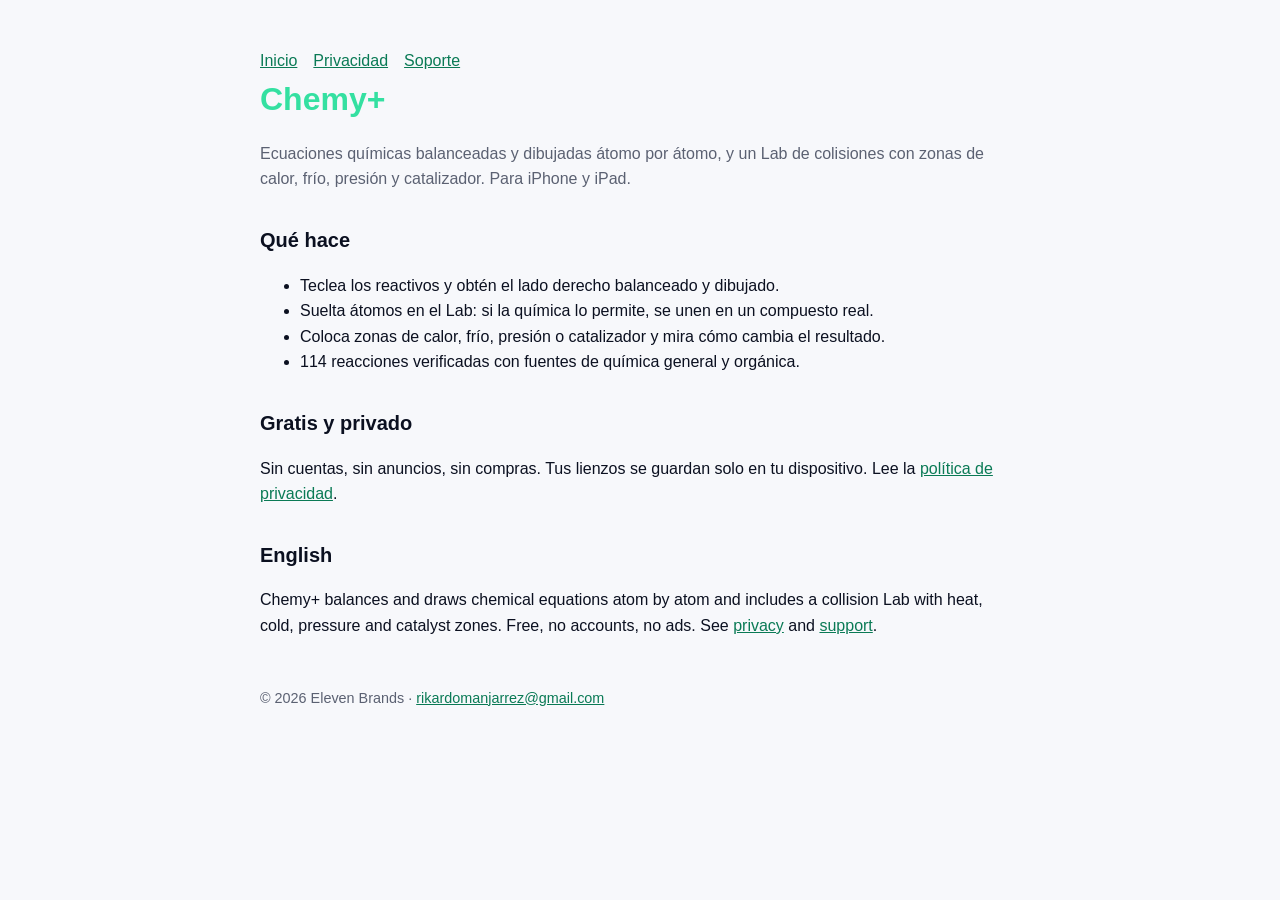
<file: index.html>
<!doctype html><html lang="es"><head><meta charset="utf-8"><meta name="viewport" content="width=device-width,initial-scale=1"><title>Chemy+ · Ecuaciones químicas y Lab de colisiones</title><link rel="stylesheet" href="style.css"></head><body><main>
<nav><a href="index.html">Inicio</a><a href="privacidad.html">Privacidad</a><a href="soporte.html">Soporte</a></nav>
<h1><span class="brand">Chemy+</span></h1><p class="muted">Ecuaciones químicas balanceadas y dibujadas átomo por átomo, y un Lab de colisiones con zonas de calor, frío, presión y catalizador. Para iPhone y iPad.</p>
<h2>Qué hace</h2><ul><li>Teclea los reactivos y obtén el lado derecho balanceado y dibujado.</li><li>Suelta átomos en el Lab: si la química lo permite, se unen en un compuesto real.</li><li>Coloca zonas de calor, frío, presión o catalizador y mira cómo cambia el resultado.</li><li>114 reacciones verificadas con fuentes de química general y orgánica.</li></ul>
<h2>Gratis y privado</h2><p>Sin cuentas, sin anuncios, sin compras. Tus lienzos se guardan solo en tu dispositivo. Lee la <a href="privacidad.html">política de privacidad</a>.</p>
<h2>English</h2><p>Chemy+ balances and draws chemical equations atom by atom and includes a collision Lab with heat, cold, pressure and catalyst zones. Free, no accounts, no ads. See <a href="privacidad.html#en">privacy</a> and <a href="soporte.html#en">support</a>.</p>
<footer>© 2026 Eleven Brands · <a href="mailto:rikardomanjarrez@gmail.com">rikardomanjarrez@gmail.com</a></footer></main></body></html>
</file>
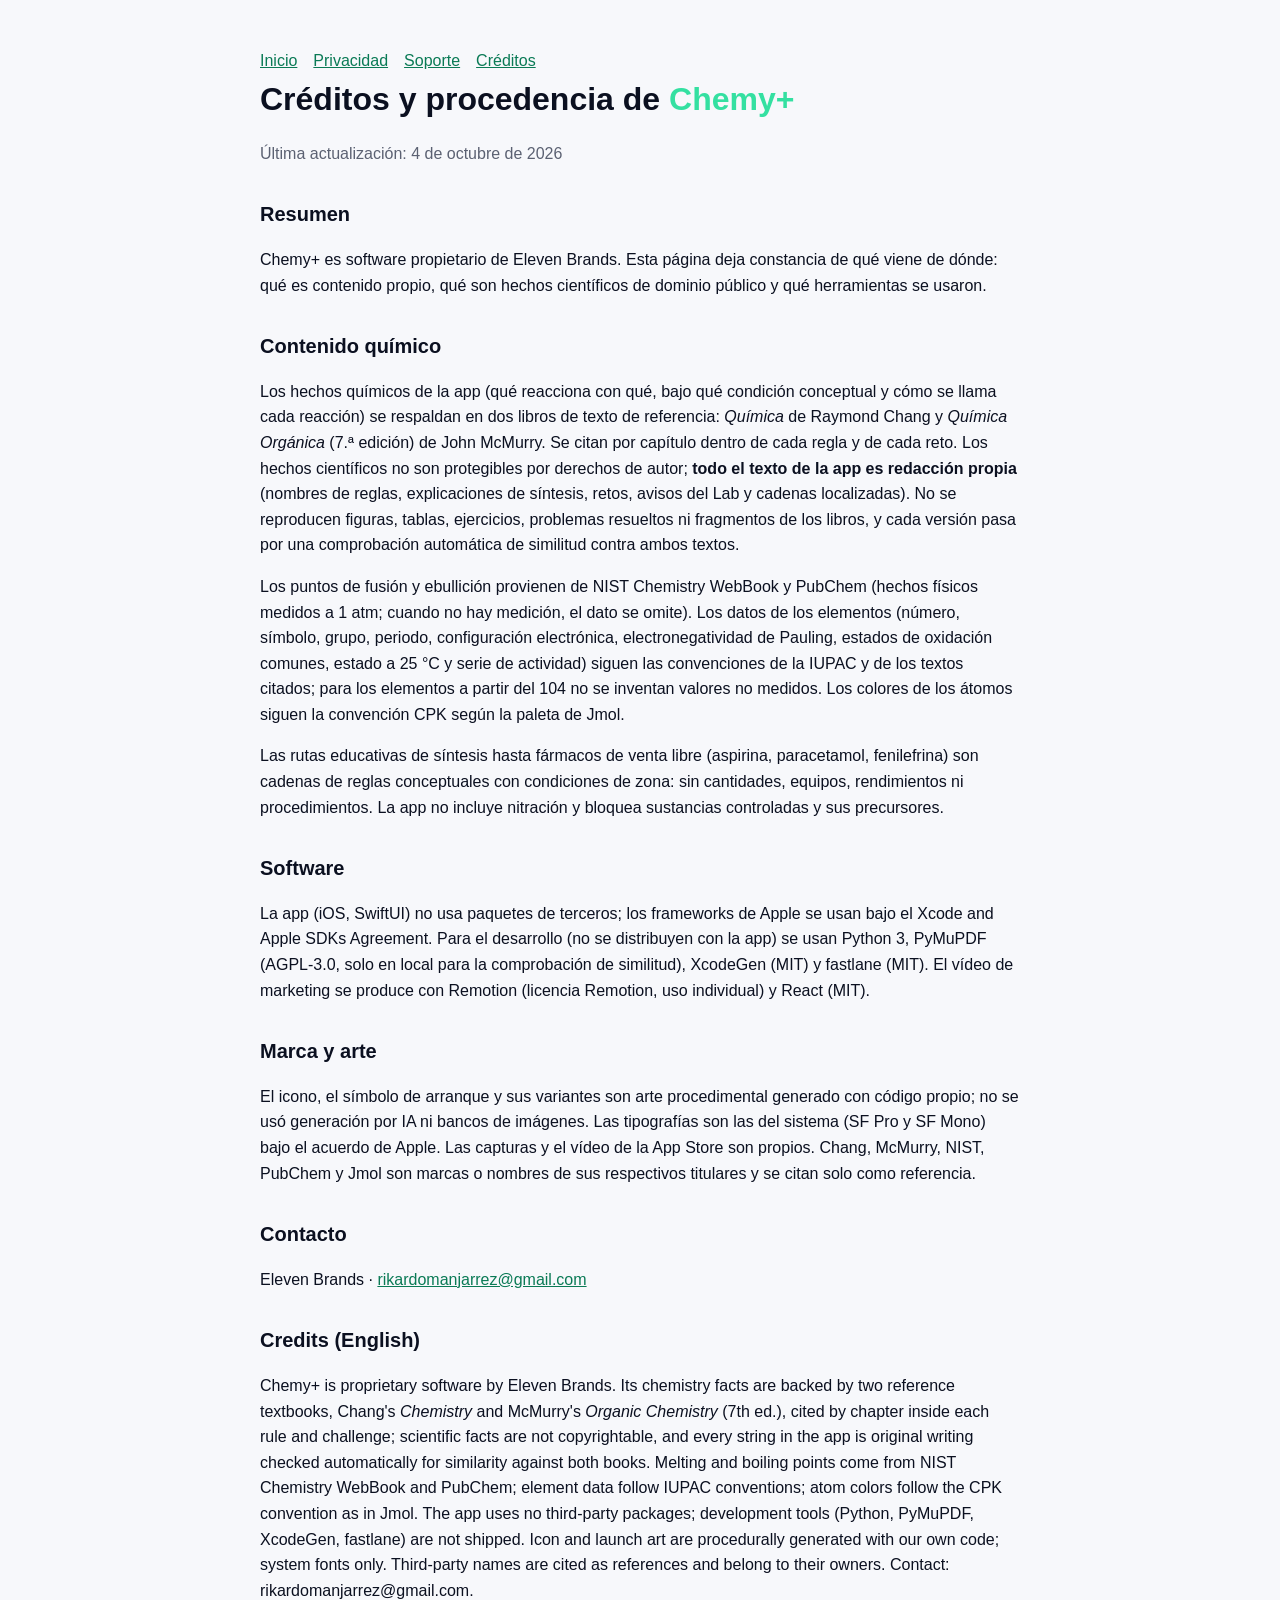
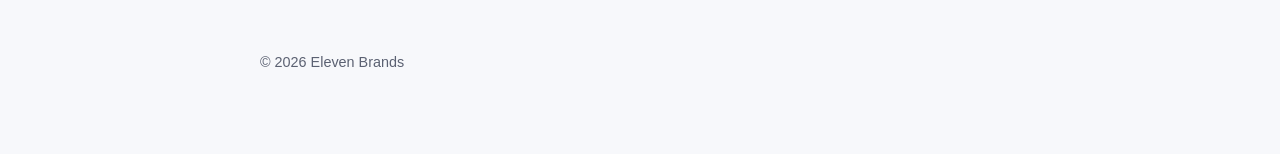
<file: creditos.html>
<!doctype html><html lang="es"><head><meta charset="utf-8"><meta name="viewport" content="width=device-width,initial-scale=1"><title>Créditos · Chemy+</title><link rel="stylesheet" href="style.css"></head><body><main>
<nav><a href="index.html">Inicio</a><a href="privacidad.html">Privacidad</a><a href="soporte.html">Soporte</a><a href="creditos.html">Créditos</a></nav>
<h1>Créditos y procedencia de <span class="brand">Chemy+</span></h1><p class="muted">Última actualización: 4 de octubre de 2026</p>
<h2>Resumen</h2><p>Chemy+ es software propietario de Eleven Brands. Esta página deja constancia de qué viene de dónde: qué es contenido propio, qué son hechos científicos de dominio público y qué herramientas se usaron.</p>
<h2>Contenido químico</h2><p>Los hechos químicos de la app (qué reacciona con qué, bajo qué condición conceptual y cómo se llama cada reacción) se respaldan en dos libros de texto de referencia: <em>Química</em> de Raymond Chang y <em>Química Orgánica</em> (7.ª edición) de John McMurry. Se citan por capítulo dentro de cada regla y de cada reto. Los hechos científicos no son protegibles por derechos de autor; <strong>todo el texto de la app es redacción propia</strong> (nombres de reglas, explicaciones de síntesis, retos, avisos del Lab y cadenas localizadas). No se reproducen figuras, tablas, ejercicios, problemas resueltos ni fragmentos de los libros, y cada versión pasa por una comprobación automática de similitud contra ambos textos.</p>
<p>Los puntos de fusión y ebullición provienen de NIST Chemistry WebBook y PubChem (hechos físicos medidos a 1 atm; cuando no hay medición, el dato se omite). Los datos de los elementos (número, símbolo, grupo, periodo, configuración electrónica, electronegatividad de Pauling, estados de oxidación comunes, estado a 25 °C y serie de actividad) siguen las convenciones de la IUPAC y de los textos citados; para los elementos a partir del 104 no se inventan valores no medidos. Los colores de los átomos siguen la convención CPK según la paleta de Jmol.</p>
<p>Las rutas educativas de síntesis hasta fármacos de venta libre (aspirina, paracetamol, fenilefrina) son cadenas de reglas conceptuales con condiciones de zona: sin cantidades, equipos, rendimientos ni procedimientos. La app no incluye nitración y bloquea sustancias controladas y sus precursores.</p>
<h2>Software</h2><p>La app (iOS, SwiftUI) no usa paquetes de terceros; los frameworks de Apple se usan bajo el Xcode and Apple SDKs Agreement. Para el desarrollo (no se distribuyen con la app) se usan Python 3, PyMuPDF (AGPL-3.0, solo en local para la comprobación de similitud), XcodeGen (MIT) y fastlane (MIT). El vídeo de marketing se produce con Remotion (licencia Remotion, uso individual) y React (MIT).</p>
<h2>Marca y arte</h2><p>El icono, el símbolo de arranque y sus variantes son arte procedimental generado con código propio; no se usó generación por IA ni bancos de imágenes. Las tipografías son las del sistema (SF Pro y SF Mono) bajo el acuerdo de Apple. Las capturas y el vídeo de la App Store son propios. Chang, McMurry, NIST, PubChem y Jmol son marcas o nombres de sus respectivos titulares y se citan solo como referencia.</p>
<h2>Contacto</h2><p>Eleven Brands · <a href="mailto:rikardomanjarrez@gmail.com">rikardomanjarrez@gmail.com</a></p>
<h2 id="en">Credits (English)</h2><p>Chemy+ is proprietary software by Eleven Brands. Its chemistry facts are backed by two reference textbooks, Chang's <em>Chemistry</em> and McMurry's <em>Organic Chemistry</em> (7th ed.), cited by chapter inside each rule and challenge; scientific facts are not copyrightable, and every string in the app is original writing checked automatically for similarity against both books. Melting and boiling points come from NIST Chemistry WebBook and PubChem; element data follow IUPAC conventions; atom colors follow the CPK convention as in Jmol. The app uses no third-party packages; development tools (Python, PyMuPDF, XcodeGen, fastlane) are not shipped. Icon and launch art are procedurally generated with our own code; system fonts only. Third-party names are cited as references and belong to their owners. Contact: rikardomanjarrez@gmail.com.</p>
<footer>© 2026 Eleven Brands</footer></main></body></html>
</file>
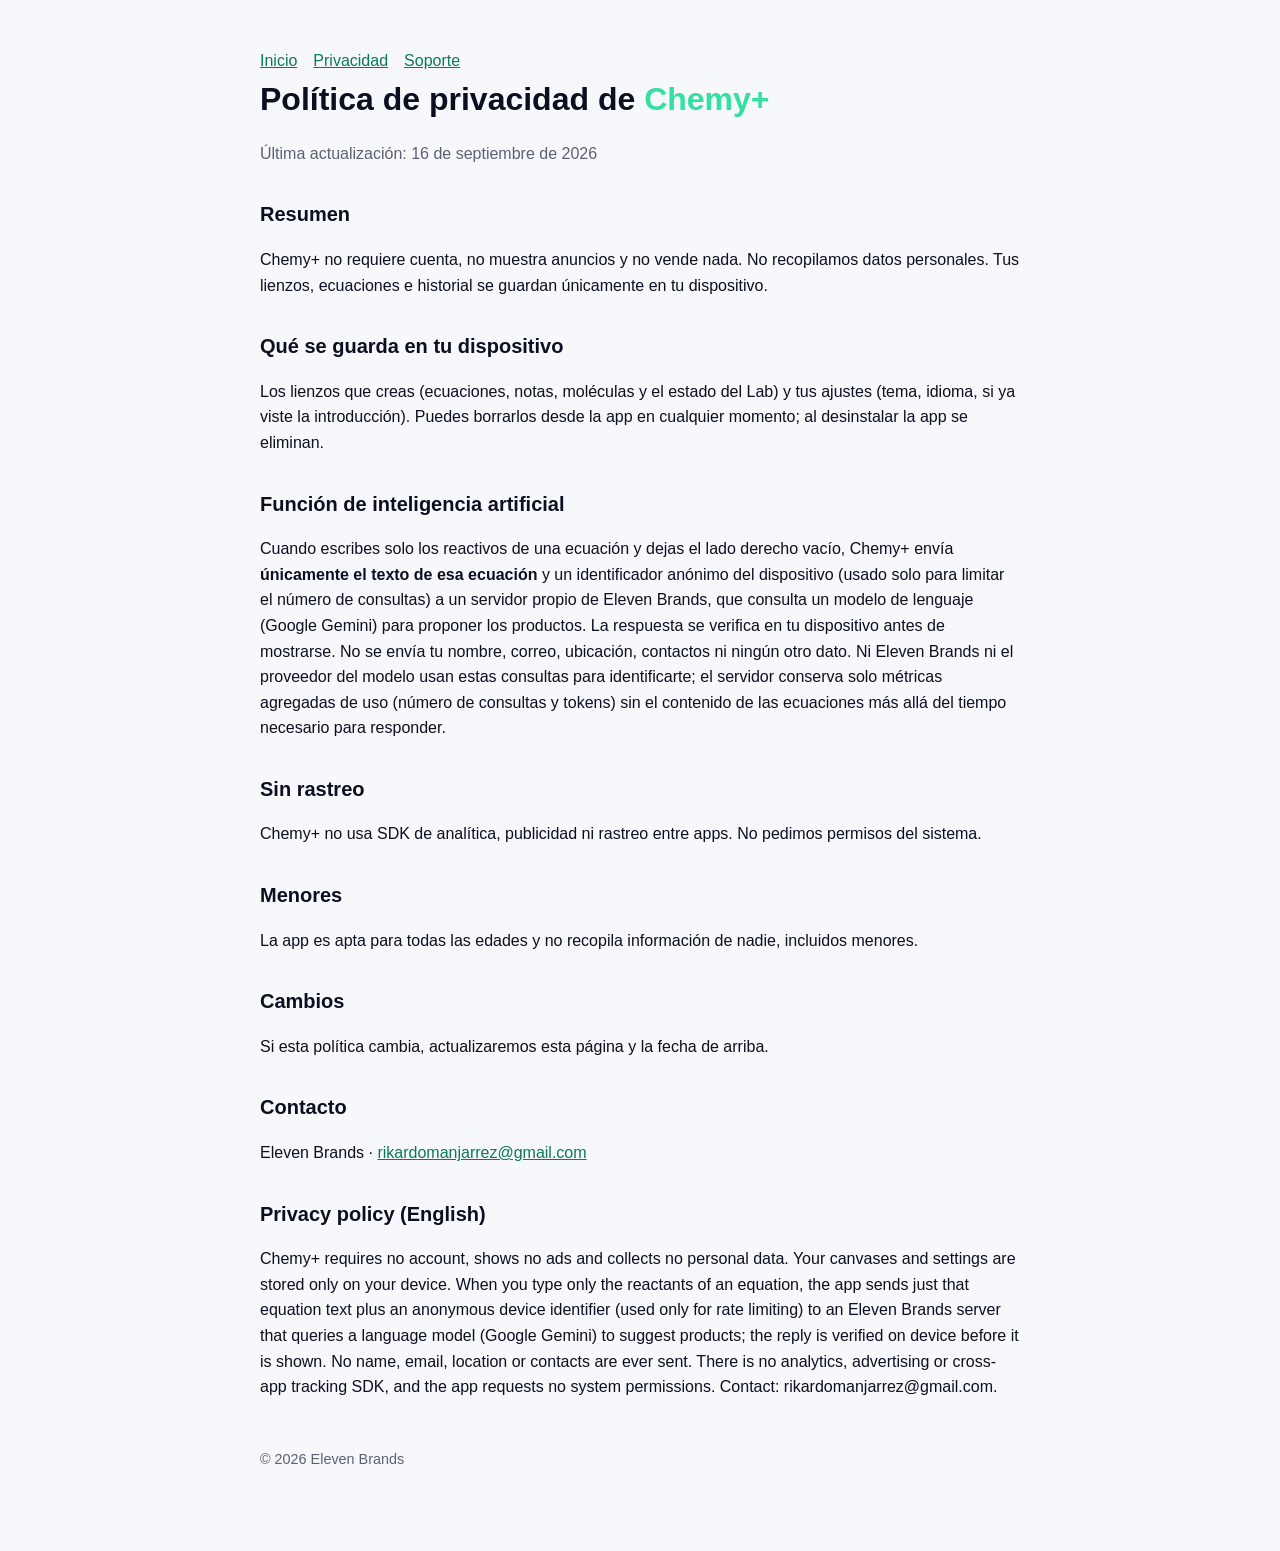
<file: privacidad.html>
<!doctype html><html lang="es"><head><meta charset="utf-8"><meta name="viewport" content="width=device-width,initial-scale=1"><title>Privacidad · Chemy+</title><link rel="stylesheet" href="style.css"></head><body><main>
<nav><a href="index.html">Inicio</a><a href="privacidad.html">Privacidad</a><a href="soporte.html">Soporte</a></nav>
<h1>Política de privacidad de <span class="brand">Chemy+</span></h1><p class="muted">Última actualización: 16 de septiembre de 2026</p>
<h2>Resumen</h2><p>Chemy+ no requiere cuenta, no muestra anuncios y no vende nada. No recopilamos datos personales. Tus lienzos, ecuaciones e historial se guardan únicamente en tu dispositivo.</p>
<h2>Qué se guarda en tu dispositivo</h2><p>Los lienzos que creas (ecuaciones, notas, moléculas y el estado del Lab) y tus ajustes (tema, idioma, si ya viste la introducción). Puedes borrarlos desde la app en cualquier momento; al desinstalar la app se eliminan.</p>
<h2>Función de inteligencia artificial</h2><p>Cuando escribes solo los reactivos de una ecuación y dejas el lado derecho vacío, Chemy+ envía <strong>únicamente el texto de esa ecuación</strong> y un identificador anónimo del dispositivo (usado solo para limitar el número de consultas) a un servidor propio de Eleven Brands, que consulta un modelo de lenguaje (Google Gemini) para proponer los productos. La respuesta se verifica en tu dispositivo antes de mostrarse. No se envía tu nombre, correo, ubicación, contactos ni ningún otro dato. Ni Eleven Brands ni el proveedor del modelo usan estas consultas para identificarte; el servidor conserva solo métricas agregadas de uso (número de consultas y tokens) sin el contenido de las ecuaciones más allá del tiempo necesario para responder.</p>
<h2>Sin rastreo</h2><p>Chemy+ no usa SDK de analítica, publicidad ni rastreo entre apps. No pedimos permisos del sistema.</p>
<h2>Menores</h2><p>La app es apta para todas las edades y no recopila información de nadie, incluidos menores.</p>
<h2>Cambios</h2><p>Si esta política cambia, actualizaremos esta página y la fecha de arriba.</p>
<h2>Contacto</h2><p>Eleven Brands · <a href="mailto:rikardomanjarrez@gmail.com">rikardomanjarrez@gmail.com</a></p>
<h2 id="en">Privacy policy (English)</h2><p>Chemy+ requires no account, shows no ads and collects no personal data. Your canvases and settings are stored only on your device. When you type only the reactants of an equation, the app sends just that equation text plus an anonymous device identifier (used only for rate limiting) to an Eleven Brands server that queries a language model (Google Gemini) to suggest products; the reply is verified on device before it is shown. No name, email, location or contacts are ever sent. There is no analytics, advertising or cross-app tracking SDK, and the app requests no system permissions. Contact: rikardomanjarrez@gmail.com.</p>
<footer>© 2026 Eleven Brands</footer></main></body></html>
</file>
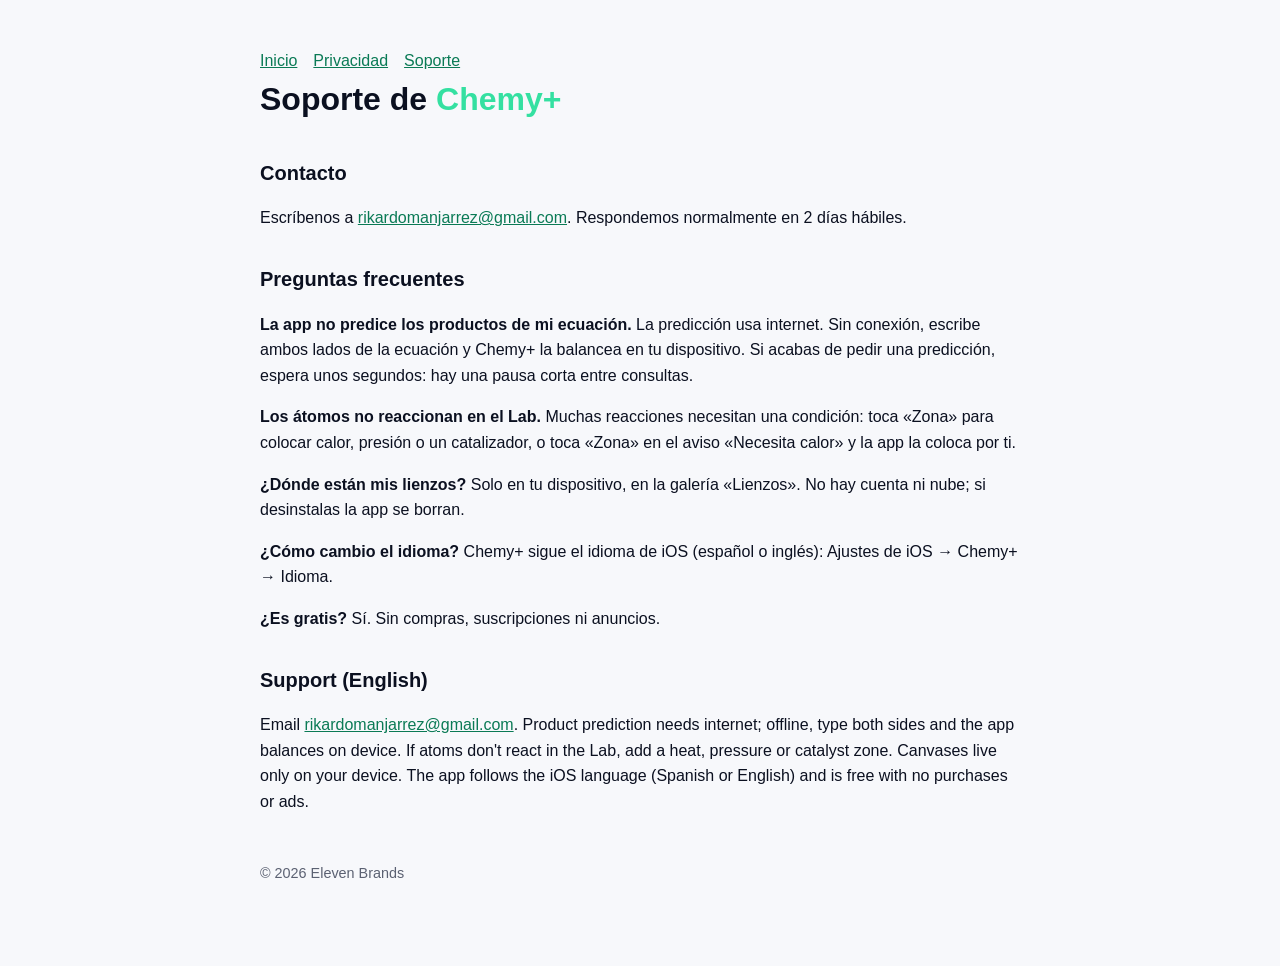
<file: soporte.html>
<!doctype html><html lang="es"><head><meta charset="utf-8"><meta name="viewport" content="width=device-width,initial-scale=1"><title>Soporte · Chemy+</title><link rel="stylesheet" href="style.css"></head><body><main>
<nav><a href="index.html">Inicio</a><a href="privacidad.html">Privacidad</a><a href="soporte.html">Soporte</a></nav>
<h1>Soporte de <span class="brand">Chemy+</span></h1>
<h2>Contacto</h2><p>Escríbenos a <a href="mailto:rikardomanjarrez@gmail.com?subject=Chemy%2B">rikardomanjarrez@gmail.com</a>. Respondemos normalmente en 2 días hábiles.</p>
<h2>Preguntas frecuentes</h2>
<p><strong>La app no predice los productos de mi ecuación.</strong> La predicción usa internet. Sin conexión, escribe ambos lados de la ecuación y Chemy+ la balancea en tu dispositivo. Si acabas de pedir una predicción, espera unos segundos: hay una pausa corta entre consultas.</p>
<p><strong>Los átomos no reaccionan en el Lab.</strong> Muchas reacciones necesitan una condición: toca «Zona» para colocar calor, presión o un catalizador, o toca «Zona» en el aviso «Necesita calor» y la app la coloca por ti.</p>
<p><strong>¿Dónde están mis lienzos?</strong> Solo en tu dispositivo, en la galería «Lienzos». No hay cuenta ni nube; si desinstalas la app se borran.</p>
<p><strong>¿Cómo cambio el idioma?</strong> Chemy+ sigue el idioma de iOS (español o inglés): Ajustes de iOS → Chemy+ → Idioma.</p>
<p><strong>¿Es gratis?</strong> Sí. Sin compras, suscripciones ni anuncios.</p>
<h2 id="en">Support (English)</h2><p>Email <a href="mailto:rikardomanjarrez@gmail.com?subject=Chemy%2B">rikardomanjarrez@gmail.com</a>. Product prediction needs internet; offline, type both sides and the app balances on device. If atoms don't react in the Lab, add a heat, pressure or catalyst zone. Canvases live only on your device. The app follows the iOS language (Spanish or English) and is free with no purchases or ads.</p>
<footer>© 2026 Eleven Brands</footer></main></body></html>
</file>
<file: style.css>
:root{--ink:#0B1020;--paper:#F7F8FB;--accent:#34E0A1;--muted:#5b6172}
body{margin:0;font-family:-apple-system,BlinkMacSystemFont,"Segoe UI",Roboto,sans-serif;background:var(--paper);color:var(--ink);line-height:1.6}
main{max-width:760px;margin:0 auto;padding:48px 20px 80px}
h1{font-size:2rem;margin:0 0 .25rem}h2{margin-top:2rem;font-size:1.25rem}
.brand{color:var(--accent);font-weight:700}.muted{color:var(--muted)}
a{color:#0a7a55}nav a{margin-right:16px}footer{margin-top:48px;color:var(--muted);font-size:.9rem}
</file>
